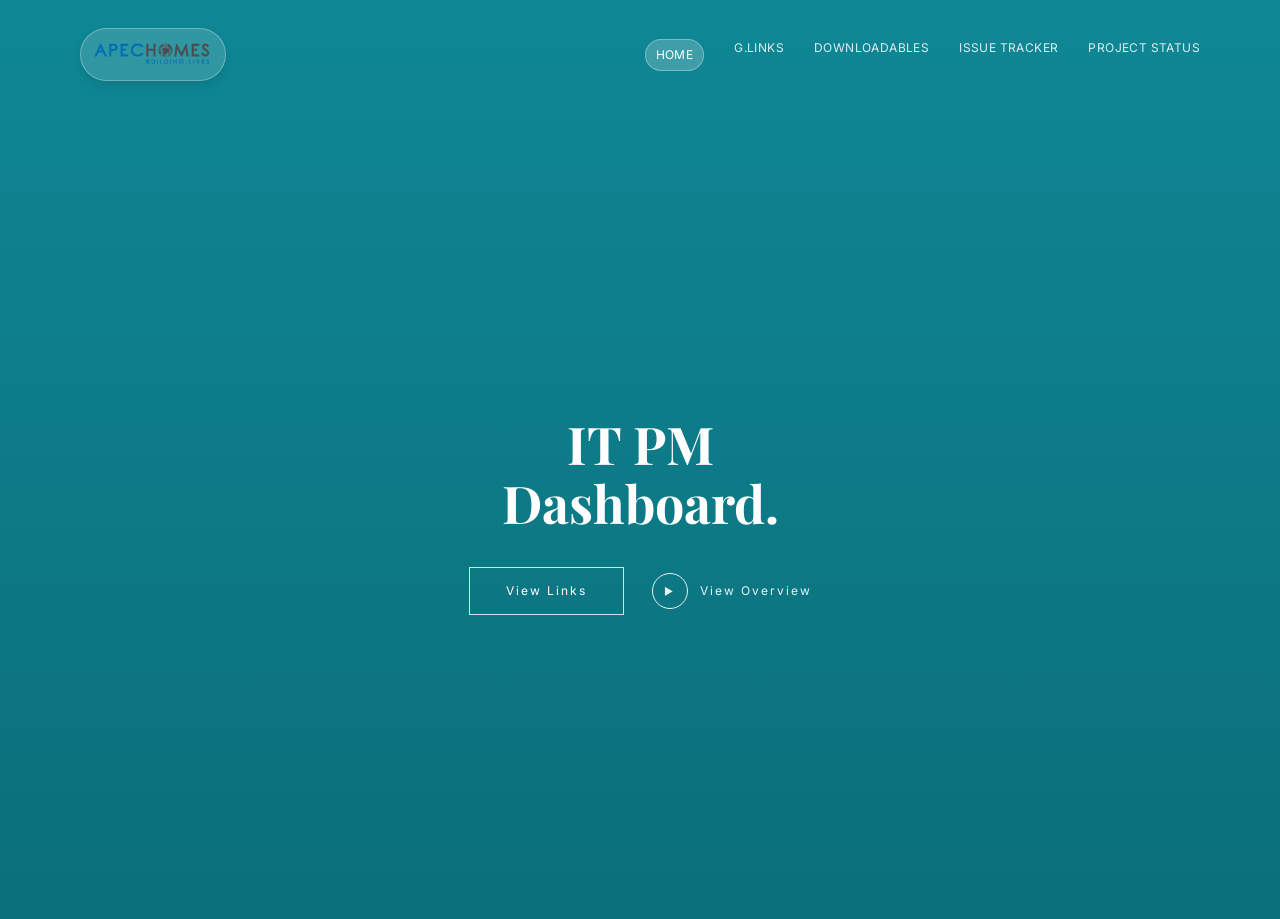
<file: index.html>
<!DOCTYPE html>
<html lang="en">
<head>
  <meta charset="UTF-8" />
  <meta name="viewport" content="width=device-width, initial-scale=1.0" />
  <title>PMG Hub</title>

  <!-- Google Fonts -->
  <link href="https://fonts.googleapis.com/css2?family=Playfair+Display:wght@500;600&family=Inter:wght@300;400;500&display=swap" rel="stylesheet">

  <link rel="stylesheet" href="style.css" />
</head>
<body>

  <!-- Navigation -->
  <header class="navbar">
  <div class="logo">
  <a href="index.html"><img src="logo.PNG" alt="APEC Homes" class="logo-img">
  </a></div>

    <nav class="nav-links">
      <a class="active" href="index.html">Home</a>
      <a href="glinks.html">G.Links</a>
      <a href="downloadables.html">Downloadables</a>
      <a href="tracker.html">Issue Tracker</a>
      <a href="projstat.html">Project Status</a>
    </nav>
  </header>

  <!-- Hero Section -->
  <section class="hero">
    <div class="hero-content">
      <h1>
        IT PM<br />
        Dashboard.
      </h1>

      <div class="hero-actions">
        <a href="glinks.html" class="btn-primary">View Links</a>

        <a href="projstat.html" class="btn-secondary">
          <span class="play-icon">▶</span>
          View Overview
        </a>
      </div>
    </div>
  </section>

</body>
</html>
</file>
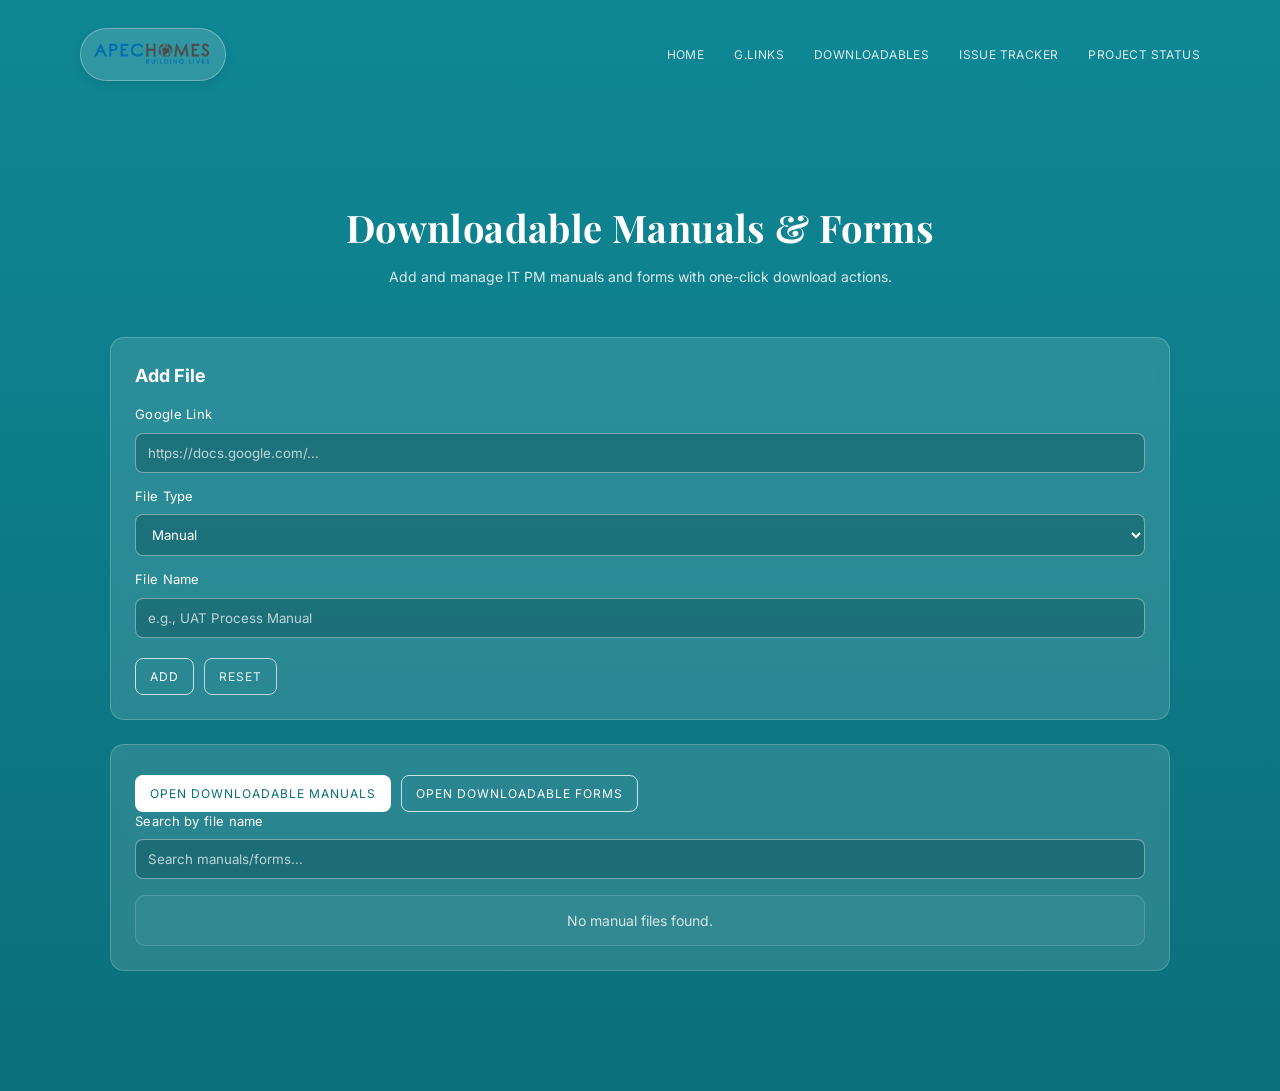
<file: downloadables.html>
<!DOCTYPE html>
<html lang="en">
<head>
  <meta charset="UTF-8" />
  <meta name="viewport" content="width=device-width, initial-scale=1.0" />
  <title>PMG Hub | Downloadables</title>
  <link href="https://fonts.googleapis.com/css2?family=Playfair+Display:wght@500;600&family=Inter:wght@300;400;500&display=swap" rel="stylesheet">
  <link rel="stylesheet" href="style.css" />
</head>
<body>
  <header class="navbar">
    <div class="logo">
      <img src="logo.PNG" alt="APEC Homes" class="logo-img">
    </div>

    <nav class="nav-links">
      <a href="index.html">Home</a>
      <a href="glinks.html">G.Links</a>
      <a href="downloadables.html">Downloadables</a>
      <a href="tracker.html">Issue Tracker</a>
      <a href="projstat.html">Project Status</a>
    </nav>
  </header>

  <section class="page-header">
    <h1>Downloadable Manuals & Forms</h1>
    <p>Add and manage IT PM manuals and forms with one-click download actions.</p>
  </section>

  <main class="container downloadables-wrap">
    <section class="panel">
      <h2>Add File</h2>
      <form id="downloadableForm" class="input-grid">
        <label>
          Google Link
          <input id="fileLink" type="url" placeholder="https://docs.google.com/..." required>
        </label>

        <label>
          File Type
          <select id="fileType" required>
            <option value="Manual">Manual</option>
            <option value="Form">Form</option>
          </select>
        </label>

        <label>
          File Name
          <input id="fileName" type="text" placeholder="e.g., UAT Process Manual" required>
        </label>

        <div class="action-row">
          <button type="submit" class="btn-primary subtle-btn">Add</button>
          <button type="button" id="resetBtn" class="btn-secondary subtle-btn">Reset</button>
        </div>
      </form>
    </section>

    <section class="panel">
      <div class="toggle-row">
        <button id="openManuals" class="subtle-btn active-view">Open Downloadable Manuals</button>
        <button id="openForms" class="subtle-btn">Open Downloadable Forms</button>
      </div>

      <label class="search-wrap">
        Search by file name
        <input id="searchInput" type="text" placeholder="Search manuals/forms...">
      </label>

      <ul id="filesList" class="files-list"></ul>
    </section>
  </main>

  <script>
    const formEl = document.getElementById('downloadableForm');
    const linkEl = document.getElementById('fileLink');
    const typeEl = document.getElementById('fileType');
    const nameEl = document.getElementById('fileName');
    const resetBtn = document.getElementById('resetBtn');
    const filesListEl = document.getElementById('filesList');
    const searchInputEl = document.getElementById('searchInput');
    const openManualsBtn = document.getElementById('openManuals');
    const openFormsBtn = document.getElementById('openForms');

    const STORAGE_KEY = 'pmg-downloadables-v1';
    let activeType = 'Manual';

    function loadFiles() {
      try {
        return JSON.parse(localStorage.getItem(STORAGE_KEY)) || [];
      } catch (error) {
        return [];
      }
    }

    function saveFiles(files) {
      localStorage.setItem(STORAGE_KEY, JSON.stringify(files));
    }

    function normalizeGoogleDownloadLink(rawLink) {
      const url = new URL(rawLink);
      const host = url.hostname.replace('www.', '');
      const pathname = url.pathname;

      if (!host.includes('google.com') && !host.includes('googleusercontent.com')) {
        return rawLink;
      }

      if (host === 'drive.google.com') {
        const match = pathname.match(/\/file\/d\/([^/]+)/);
        const idFromPath = match ? match[1] : '';
        const idFromQuery = url.searchParams.get('id');
        const fileId = idFromPath || idFromQuery;
        if (fileId) return `https://drive.google.com/uc?export=download&id=${fileId}`;
      }

      if (host === 'docs.google.com') {
        const segments = pathname.split('/').filter(Boolean);
        const docType = segments[0];
        const docId = segments[2];
        if (!docId) return rawLink;

        if (docType === 'document') return `https://docs.google.com/document/d/${docId}/export?format=pdf`;
        if (docType === 'spreadsheets') return `https://docs.google.com/spreadsheets/d/${docId}/export?format=xlsx`;
        if (docType === 'presentation') return `https://docs.google.com/presentation/d/${docId}/export/pdf`;
        if (docType === 'forms') return `https://docs.google.com/forms/d/${docId}/viewform`;
      }

      return rawLink;
    }

    function toDownloadFilename(entry) {
      const safeName = entry.name.replace(/[^a-z0-9-_. ]/gi, '').trim() || 'download-file';
      return `${safeName}.pdf`;
    }

    function addEntry(event) {
      event.preventDefault();

      const rawLink = linkEl.value.trim();
      const type = typeEl.value;
      const name = nameEl.value.trim();

      if (!rawLink || !type || !name) return;

      let convertedLink = rawLink;
      try {
        convertedLink = normalizeGoogleDownloadLink(rawLink);
      } catch (error) {
        convertedLink = rawLink;
      }

      const files = loadFiles();
      files.unshift({
        id: crypto.randomUUID(),
        name,
        type,
        rawLink,
        downloadLink: convertedLink,
        deleted: false,
        createdAt: Date.now()
      });

      saveFiles(files);
      formEl.reset();
      typeEl.value = type;
      renderFiles();
    }

    function resetInputs() {
      formEl.reset();
      typeEl.value = 'Manual';
    }

    function switchView(type) {
      activeType = type;
      openManualsBtn.classList.toggle('active-view', type === 'Manual');
      openFormsBtn.classList.toggle('active-view', type === 'Form');
      renderFiles();
    }

    function updateEntryState(id, deleted) {
      const files = loadFiles().map(file => file.id === id ? { ...file, deleted } : file);
      saveFiles(files);
      renderFiles();
    }

    function triggerDownload(entry) {
      const anchor = document.createElement('a');
      anchor.href = entry.downloadLink;
      anchor.download = toDownloadFilename(entry);
      anchor.target = '_blank';
      anchor.rel = 'noopener noreferrer';
      document.body.appendChild(anchor);
      anchor.click();
      anchor.remove();
    }

    function fileListItem(entry) {
      const li = document.createElement('li');
      li.className = `file-row ${entry.deleted ? 'is-deleted' : ''}`;

      const info = document.createElement('div');
      info.className = 'file-info';
      info.innerHTML = `
        <strong>${entry.name}</strong>
        <span>${entry.type} • <a href="${entry.rawLink}" target="_blank" rel="noopener noreferrer">source link</a></span>
      `;

      const controls = document.createElement('div');
      controls.className = 'file-controls';

      const downloadBtn = document.createElement('button');
      downloadBtn.textContent = 'Download';
      downloadBtn.className = 'subtle-btn';
      downloadBtn.disabled = entry.deleted;
      downloadBtn.addEventListener('click', () => triggerDownload(entry));

      const deleteBtn = document.createElement('button');
      deleteBtn.textContent = 'Delete';
      deleteBtn.className = 'subtle-btn danger';
      deleteBtn.disabled = entry.deleted;
      deleteBtn.addEventListener('click', () => updateEntryState(entry.id, true));

      const restoreBtn = document.createElement('button');
      restoreBtn.textContent = 'Restore';
      restoreBtn.className = 'subtle-btn';
      restoreBtn.disabled = !entry.deleted;
      restoreBtn.addEventListener('click', () => updateEntryState(entry.id, false));

      controls.append(downloadBtn, deleteBtn, restoreBtn);
      li.append(info, controls);
      return li;
    }

    function renderFiles() {
      const query = searchInputEl.value.trim().toLowerCase();
      const files = loadFiles()
        .filter(file => file.type === activeType)
        .filter(file => file.name.toLowerCase().includes(query));

      filesListEl.innerHTML = '';

      if (files.length === 0) {
        filesListEl.innerHTML = `<li class="file-row empty">No ${activeType.toLowerCase()} files found.</li>`;
        return;
      }

      files.forEach(file => filesListEl.appendChild(fileListItem(file)));
    }

    formEl.addEventListener('submit', addEntry);
    resetBtn.addEventListener('click', resetInputs);
    searchInputEl.addEventListener('input', renderFiles);
    openManualsBtn.addEventListener('click', () => switchView('Manual'));
    openFormsBtn.addEventListener('click', () => switchView('Form'));

    switchView('Manual');
  </script>
</body>
</html>
</file>
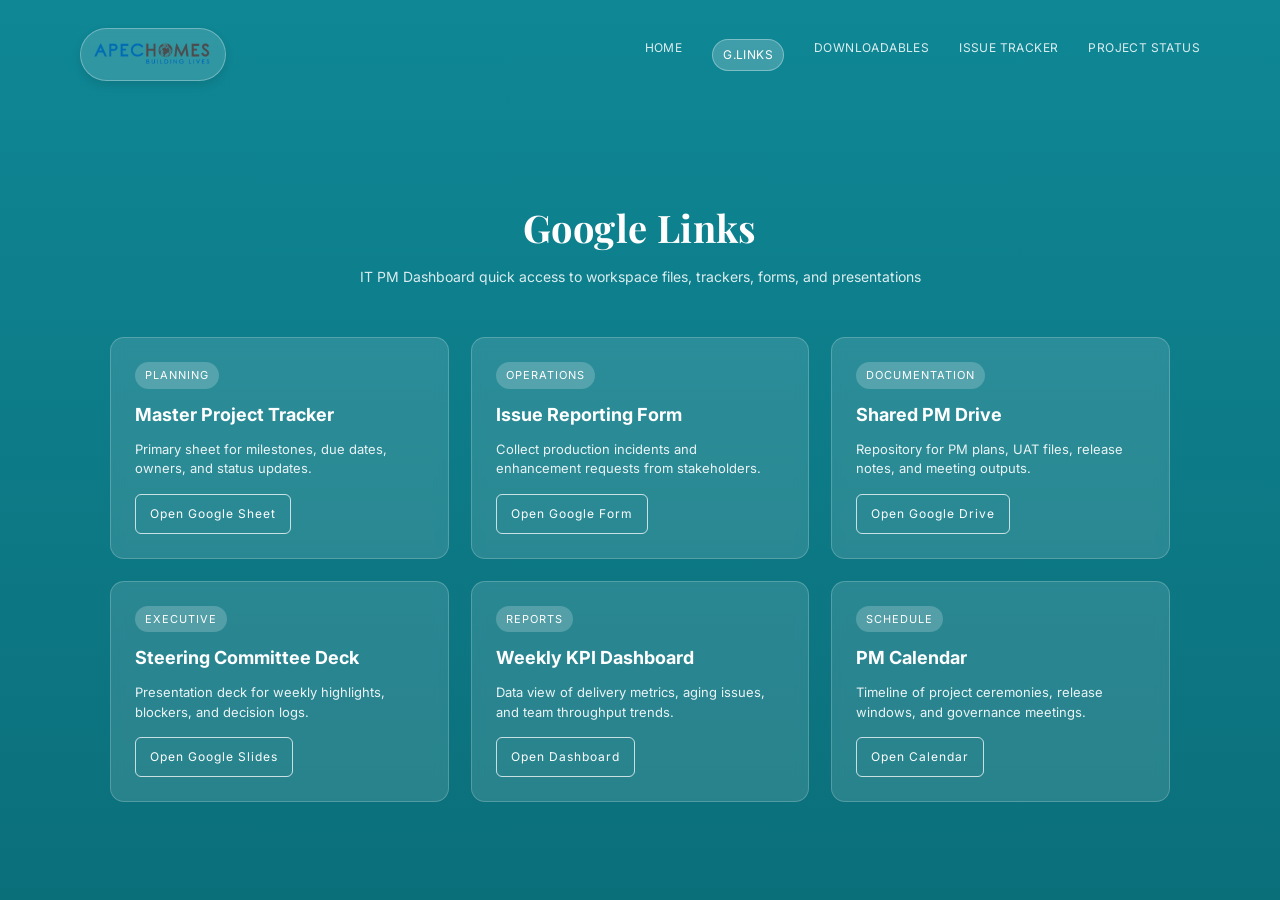
<file: glinks.html>
<!DOCTYPE html>
<html lang="en">
<head>
  <meta charset="UTF-8" />
  <meta name="viewport" content="width=device-width, initial-scale=1.0" />
  <title>PMG Hub | Google Links</title>
  <link href="https://fonts.googleapis.com/css2?family=Playfair+Display:wght@500;600&family=Inter:wght@300;400;500&display=swap" rel="stylesheet">
  <link rel="stylesheet" href="style.css" />
</head>
<body>

  <header class="navbar">
    <div class="logo">
    <a href="index.html">  <img src="logo.PNG" alt="APEC Homes" class="logo-img">
    </a></div>

    <nav class="nav-links">
      <a href="index.html">Home</a>
      <a class="active" href="glinks.html">G.Links</a>
      <a href="downloadables.html">Downloadables</a>
      <a href="tracker.html">Issue Tracker</a>
      <a href="projstat.html">Project Status</a>
    </nav>
  </header>

  <section class="page-header">
    <h1>Google Links</h1>
    <p>IT PM Dashboard quick access to workspace files, trackers, forms, and presentations</p>
  </section>

  <main class="container">
    <div class="links-grid">
      <article class="link-card">
        <span class="link-tag">Planning</span>
        <h3>Master Project Tracker</h3>
        <p>Primary sheet for milestones, due dates, owners, and status updates.</p>
        <a class="link-btn" href="https://drive.google.com/drive/folders/1wvelZL7b0Z2zgJ_oMzxC5bte7NsqzP4v?usp=drive_link" target="_blank" rel="noopener noreferrer">Open Google Sheet</a>
      </article>

      <article class="link-card">
        <span class="link-tag">Operations</span>
        <h3>Issue Reporting Form</h3>
        <p>Collect production incidents and enhancement requests from stakeholders.</p>
        <a class="link-btn" href="https://drive.google.com/drive/folders/1PAOx_buEwgRtfLYbaqueTTVfpVEz-cF8?usp=drive_link" target="_blank" rel="noopener noreferrer">Open Google Form</a>
      </article>

      <article class="link-card">
        <span class="link-tag">Documentation</span>
        <h3>Shared PM Drive</h3>
        <p>Repository for PM plans, UAT files, release notes, and meeting outputs.</p>
        <a class="link-btn" href="https://drive.google.com/drive/folders/1SRskw8nYxeGdhZWwLvThsfDWmPMKrlGg?usp=drive_link" target="_blank" rel="noopener noreferrer">Open Google Drive</a>
      </article>

      <article class="link-card">
        <span class="link-tag">Executive</span>
        <h3>Steering Committee Deck</h3>
        <p>Presentation deck for weekly highlights, blockers, and decision logs.</p>
        <a class="link-btn" href="https://docs.google.com/presentation" target="_blank" rel="noopener noreferrer">Open Google Slides</a>
      </article>

      <article class="link-card">
        <span class="link-tag">Reports</span>
        <h3>Weekly KPI Dashboard</h3>
        <p>Data view of delivery metrics, aging issues, and team throughput trends.</p>
        <a class="link-btn" href="https://lookerstudio.google.com" target="_blank" rel="noopener noreferrer">Open Dashboard</a>
      </article>

      <article class="link-card">
        <span class="link-tag">Schedule</span>
        <h3>PM Calendar</h3>
        <p>Timeline of project ceremonies, release windows, and governance meetings.</p>
        <a class="link-btn" href="https://drive.google.com/drive/folders/1n3DBHn0hU_T-Bk9Ks0IaKz04ZT2itSZV?usp=drive_link" target="_blank" rel="noopener noreferrer">Open Calendar</a>
      </article>
    </div>
  </main>

</body>
</html>
</file>
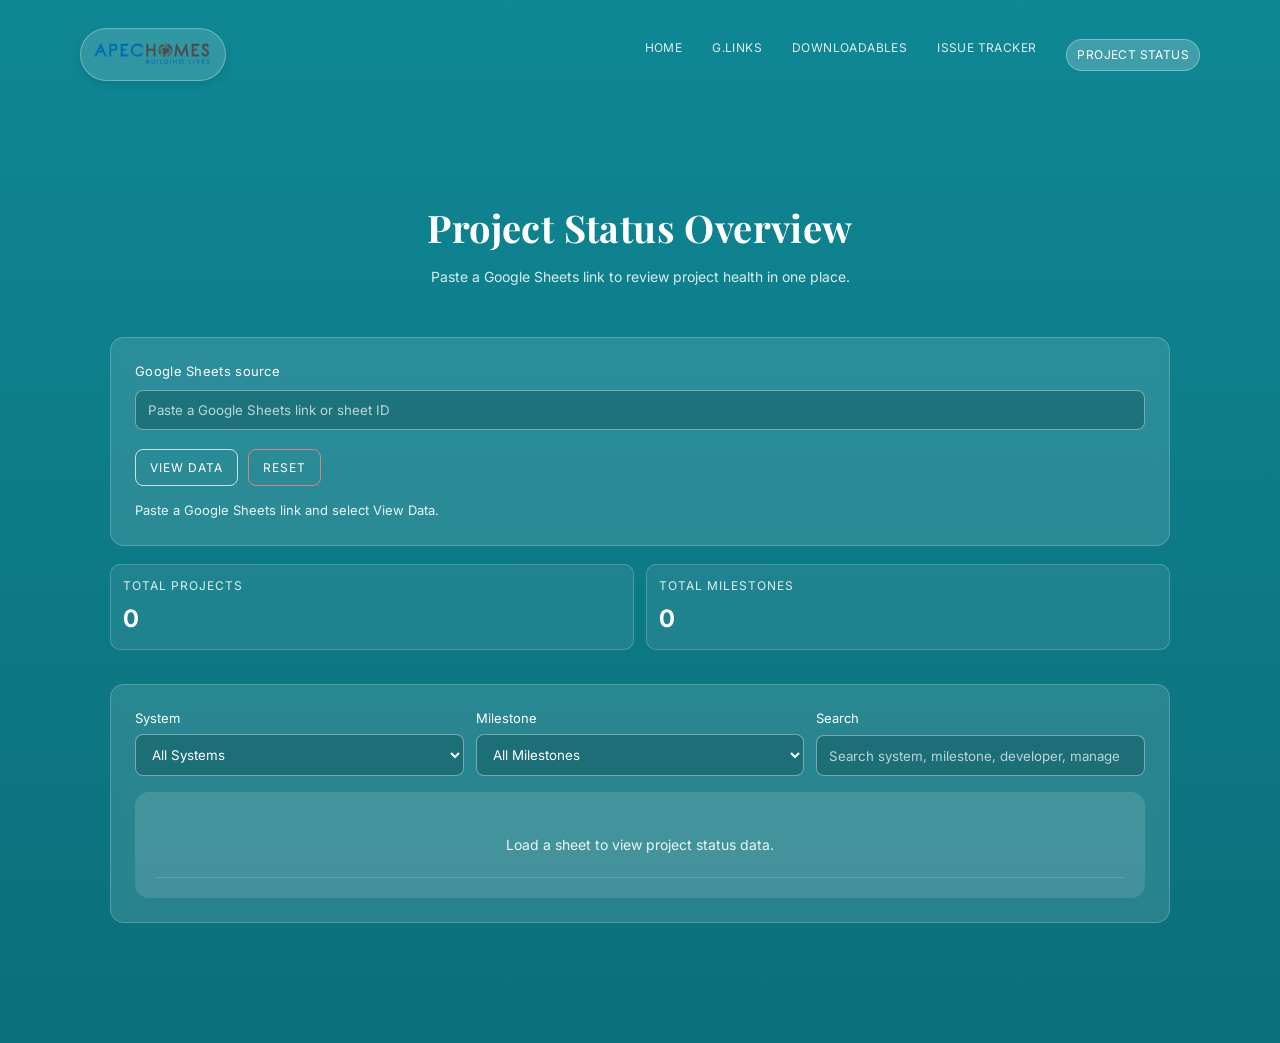
<file: projstat.html>
<!DOCTYPE html>
<html lang="en">
<head>
  <meta charset="UTF-8" />
  <meta name="viewport" content="width=device-width, initial-scale=1.0" />
  <title>PMG | Project Status Overview</title>

  <link href="https://fonts.googleapis.com/css2?family=Playfair+Display:wght@500;600&family=Inter:wght@300;400;500&display=swap" rel="stylesheet">
  <link rel="stylesheet" href="style.css" />
</head>
<body>
<header class="navbar">
  
  <div class="logo">
  <a href="index.html"><img src="logo.PNG" alt="APEC Hoomes" class="logo-img">
  </div>

  <nav class="nav-links">
    <a href="index.html">Home</a>
    <a href="glinks.html">G.Links</a>
    <a href="downloadables.html">Downloadables</a>
    <a href="tracker.html">Issue Tracker</a>
    <a class="active" href="projstat.html">Project Status</a>
  </nav>
</header>

<section class="page-header">
  <h1>Project Status Overview</h1>
  <p>Paste a Google Sheets link to review project health in one place.</p>
</section>

<main class="container status-page">
  <section class="panel">
    <form id="sheet-source-form" class="input-grid" novalidate>
      <label for="sheet-source-input">Google Sheets source
        <input
          id="sheet-source-input"
          type="text"
          placeholder="Paste a Google Sheets link or sheet ID"
          autocomplete="off"
          required
        >
      </label>
      <div class="action-row">
        <button type="submit" id="use-file-button" class="subtle-btn">View Data</button>
        <button type="button" id="sheet-source-reset" class="subtle-btn danger">Reset</button>
      </div>
      <p id="sheet-source-feedback" class="source-feedback" aria-live="polite"></p>
    </form>
  </section>

  <section class="status-summary" aria-label="Project summary cards">
    <article class="status-box">
      <span>Total Projects</span>
      <strong id="kpi-total-projects">0</strong>
    </article>
    <article class="status-box">
      <span>Total Milestones</span>
      <strong id="kpi-total-milestones">0</strong>
    </article>
  </section>

  <section class="panel">
    <div class="status-filters">
      <label for="system-filter">System
        <select id="system-filter">
          <option value="">All Systems</option>
        </select>
      </label>
      <label for="milestone-filter">Milestone
        <select id="milestone-filter">
          <option value="">All Milestones</option>
        </select>
      </label>
      <label for="sheet-search">Search
        <input id="sheet-search" type="search" placeholder="Search system, milestone, developer, manager">
      </label>
    </div>

    <div class="table-wrap sheet-table-wrap" role="region" aria-label="Project status table" tabindex="0">
      <table>
        <thead id="status-table-head"></thead>
        <tbody id="status-table-body">
          <tr>
            <td class="empty-row" colspan="1">Load a sheet to view project status data.</td>
          </tr>
        </tbody>
      </table>
    </div>
  </section>
</main>

<script>
  const SOURCE_STORAGE_KEY = 'pmg-project-status-source';
  const DEFAULT_FEEDBACK = 'Paste a Google Sheets link and select View Data.';

  const state = {
    headers: [],
    rows: [],
    visibleRows: [],
    columns: {
      system: -1,
      milestone: -1,
      developer: -1,
      manager: -1
    }
  };

  const formEl = document.getElementById('sheet-source-form');
  const sourceInputEl = document.getElementById('sheet-source-input');
  const sourceResetEl = document.getElementById('sheet-source-reset');
  const sourceFeedbackEl = document.getElementById('sheet-source-feedback');
  const tableHeadEl = document.getElementById('status-table-head');
  const tableBodyEl = document.getElementById('status-table-body');
  const kpiTotalProjectsEl = document.getElementById('kpi-total-projects');
  const kpiTotalMilestonesEl = document.getElementById('kpi-total-milestones');
  const systemFilterEl = document.getElementById('system-filter');
  const milestoneFilterEl = document.getElementById('milestone-filter');
  const searchInputEl = document.getElementById('sheet-search');

  const aliases = {
    system: ['system', 'project name', 'system project name'],
    milestone: ['milestone', 'next milestone'],
    developer: ['assigned developer', 'developer'],
    manager: ['assigned project manager', 'project manager']
  };

  function normalizeHeader(value) {
    return String(value || '')
      .toLowerCase()
      .replace(/\([^)]*\)/g, ' ')
      .replace(/[^a-z0-9]+/g, ' ')
      .trim();
  }

  function extractSheetMeta(input) {
    const rawInput = String(input || '').trim();
    if (!rawInput) {
      throw new Error('Please enter a Google Sheets URL or a sheet ID.');
    }

    let sheetId = '';
    let gid = '';
    let sheet = '';

    if (/^[a-zA-Z0-9-_]{25,}$/.test(rawInput)) {
      return { sheetId: rawInput, gid: '', sheet: '' };
    }

    let parsedUrl;
    try {
      parsedUrl = new URL(rawInput);
    } catch {
      parsedUrl = new URL(`https://${rawInput}`);
    }

    const path = parsedUrl.pathname;
    const directMatch = path.match(/\/spreadsheets\/d\/([a-zA-Z0-9-_]+)/);
    const driveMatch = path.match(/\/file\/d\/([a-zA-Z0-9-_]+)/);

    sheetId = (directMatch && directMatch[1])
      || (driveMatch && driveMatch[1])
      || parsedUrl.searchParams.get('id')
      || parsedUrl.searchParams.get('key')
      || '';

    if (!sheetId || !/^[a-zA-Z0-9-_]{25,}$/.test(sheetId)) {
      throw new Error('Could not find a valid Google Sheets ID in that input.');
    }

    gid = parsedUrl.searchParams.get('gid') || '';
    sheet = parsedUrl.searchParams.get('sheet') || '';

    const hash = parsedUrl.hash ? parsedUrl.hash.replace(/^#/, '') : '';
    const hashParams = new URLSearchParams(hash);

    if (!gid) gid = hashParams.get('gid') || '';
    if (!sheet) sheet = hashParams.get('sheet') || '';

    return { sheetId, gid, sheet };
  }

  function buildSheetUrl(basePath, meta, extra = '') {
    const params = new URLSearchParams();
    if (meta.gid) params.set('gid', meta.gid);
    if (meta.sheet) params.set('sheet', meta.sheet);

    const suffix = params.toString();
    return `https://docs.google.com/spreadsheets/d/${meta.sheetId}${basePath}?${suffix}${suffix && extra ? '&' : ''}${extra}`;
  }

  function parseGvizPayload(rawText) {
    const start = rawText.indexOf('{');
    const end = rawText.lastIndexOf('}');
    if (start === -1 || end === -1) {
      throw new Error('GViz response was not valid JSON text.');
    }

    const payload = JSON.parse(rawText.slice(start, end + 1));
    if (!payload.table || !Array.isArray(payload.table.cols) || !Array.isArray(payload.table.rows)) {
      throw new Error('GViz payload is missing table data.');
    }

    const headers = payload.table.cols.map((col, index) => col.label || col.id || `Column ${index + 1}`);
    const rows = payload.table.rows.map(row => {
      const cells = row.c || [];
      return headers.map((_, colIndex) => {
        const cell = cells[colIndex];
        if (!cell) return '';
        if (cell.f !== null && cell.f !== undefined) return String(cell.f);
        if (cell.v === null || cell.v === undefined) return '';
        return String(cell.v);
      });
    });

    return { headers, rows };
  }

  function gvizJsonpFetch(meta) {
    const callbackName = `pmgGvizJsonp_${Date.now()}_${Math.random().toString(36).slice(2)}`;
    const endpoint = buildSheetUrl('/gviz/tq', meta, `tqx=responseHandler:${callbackName}`);

    return new Promise((resolve, reject) => {
      const script = document.createElement('script');
      let settled = false;
      const timeout = window.setTimeout(() => {
        cleanup();
        reject(new Error('GViz JSONP request timed out.'));
      }, 8000);

      function cleanup() {
        if (settled) return;
        settled = true;
        window.clearTimeout(timeout);
        delete window[callbackName];
        script.remove();
      }

      window[callbackName] = payload => {
        try {
          if (!payload || !payload.table) {
            throw new Error('GViz JSONP payload did not include table data.');
          }

          const headers = payload.table.cols.map((col, index) => col.label || col.id || `Column ${index + 1}`);
          const rows = payload.table.rows.map(row => {
            const cells = row.c || [];
            return headers.map((_, colIndex) => {
              const cell = cells[colIndex];
              if (!cell) return '';
              if (cell.f !== null && cell.f !== undefined) return String(cell.f);
              if (cell.v === null || cell.v === undefined) return '';
              return String(cell.v);
            });
          });

          cleanup();
          resolve({ headers, rows });
        } catch (error) {
          cleanup();
          reject(error);
        }
      };

      script.src = endpoint;
      script.onerror = () => {
        cleanup();
        reject(new Error('GViz JSONP script could not be loaded.'));
      };
      document.head.appendChild(script);
    });
  }

  function parseCsv(csvText) {
    const rows = [];
    let current = '';
    let row = [];
    let inQuotes = false;

    for (let i = 0; i < csvText.length; i += 1) {
      const char = csvText[i];
      const next = csvText[i + 1];

      if (char === '"') {
        if (inQuotes && next === '"') {
          current += '"';
          i += 1;
        } else {
          inQuotes = !inQuotes;
        }
        continue;
      }

      if (char === ',' && !inQuotes) {
        row.push(current);
        current = '';
        continue;
      }

      if ((char === '\n' || char === '\r') && !inQuotes) {
        if (char === '\r' && next === '\n') i += 1;
        row.push(current);
        rows.push(row);
        row = [];
        current = '';
        continue;
      }

      current += char;
    }

    if (current.length > 0 || row.length > 0) {
      row.push(current);
      rows.push(row);
    }

    const sanitized = rows.filter(r => r.some(cell => String(cell || '').trim() !== ''));
    if (!sanitized.length) throw new Error('CSV export returned no rows.');

    const headers = sanitized[0].map((header, index) => String(header || '').trim() || `Column ${index + 1}`);
    const dataRows = sanitized.slice(1).map(r => headers.map((_, idx) => String(r[idx] ?? '')));
    return { headers, rows: dataRows };
  }

  async function loadData(meta) {
    const attempts = [];

    try {
      const gvizUrl = buildSheetUrl('/gviz/tq', meta, 'tqx=out:json');
      const response = await fetch(gvizUrl);
      if (!response.ok) throw new Error(`HTTP ${response.status}`);
      const text = await response.text();
      const data = parseGvizPayload(text);
      return { ...data, strategy: 'GViz JSON' };
    } catch (error) {
      attempts.push(`GViz JSON (${error.message})`);
    }

    try {
      const data = await gvizJsonpFetch(meta);
      return { ...data, strategy: 'GViz JSONP' };
    } catch (error) {
      attempts.push(`GViz JSONP (${error.message})`);
    }

    try {
      const csvUrl = buildSheetUrl('/export', meta, 'format=csv');
      const response = await fetch(csvUrl);
      if (!response.ok) throw new Error(`HTTP ${response.status}`);
      const text = await response.text();
      const data = parseCsv(text);
      return { ...data, strategy: 'CSV Export' };
    } catch (error) {
      attempts.push(`CSV Export (${error.message})`);
    }

    try {
      const sheetName = meta.sheet || 'Sheet1';
      const openSheetUrl = `https://opensheet.elk.sh/${meta.sheetId}/${encodeURIComponent(sheetName)}`;
      const response = await fetch(openSheetUrl);
      if (!response.ok) throw new Error(`HTTP ${response.status}`);
      const json = await response.json();
      if (!Array.isArray(json) || !json.length) throw new Error('OpenSheet returned no rows.');

      const headers = Object.keys(json[0]);
      const rows = json.map(entry => headers.map(header => String(entry[header] ?? '')));
      return { headers, rows, strategy: 'OpenSheet API' };
    } catch (error) {
      attempts.push(`OpenSheet API (${error.message})`);
    }

    throw new Error(`Unable to load this sheet. Confirm it is shared for link access and try again. Attempts: ${attempts.join(' -> ')}`);
  }

  function findColumn(headers, type) {
    const normalizedHeaders = headers.map(normalizeHeader);
    const normalizedAliases = aliases[type].map(normalizeHeader);

    return normalizedHeaders.findIndex(header => normalizedAliases.includes(header));
  }

  function setFeedback(message, isError = false) {
    sourceFeedbackEl.textContent = message;
    sourceFeedbackEl.classList.toggle('is-error', isError);
  }

  function renderTable(headers, rows) {
    tableHeadEl.innerHTML = '';
    tableBodyEl.innerHTML = '';

    const headRow = document.createElement('tr');
    headers.forEach(header => {
      const th = document.createElement('th');
      th.textContent = header;
      headRow.appendChild(th);
    });
    tableHeadEl.appendChild(headRow);

    if (!rows.length) {
      const emptyRow = document.createElement('tr');
      const emptyCell = document.createElement('td');
      emptyCell.className = 'empty-row';
      emptyCell.colSpan = Math.max(headers.length, 1);
      emptyCell.textContent = 'No results found';
      emptyRow.appendChild(emptyCell);
      tableBodyEl.appendChild(emptyRow);
      return;
    }

    rows.forEach(row => {
      const tr = document.createElement('tr');
      row.forEach(cell => {
        const td = document.createElement('td');
        td.textContent = cell;
        tr.appendChild(td);
      });
      tableBodyEl.appendChild(tr);
    });
  }

  function updateKpis(rows) {
    const fallbackIndex = state.columns.system !== -1 ? state.columns.system : 0;
    const uniqueProjects = new Set(
      rows
        .map(row => String(row[fallbackIndex] ?? '').trim())
        .filter(Boolean)
    );

    const totalProjects = uniqueProjects.size || (rows.length ? 1 : 0);
    kpiTotalProjectsEl.textContent = String(totalProjects);
    kpiTotalMilestonesEl.textContent = String(rows.length);
  }

  function fillSelectOptions(selectEl, values, defaultLabel) {
    const previousValue = selectEl.value;
    selectEl.innerHTML = `<option value="">${defaultLabel}</option>`;

    values.forEach(value => {
      const option = document.createElement('option');
      option.value = value;
      option.textContent = value;
      selectEl.appendChild(option);
    });

    if (previousValue && values.includes(previousValue)) {
      selectEl.value = previousValue;
    }
  }

  function refreshFilters() {
    const systemIndex = state.columns.system !== -1 ? state.columns.system : 0;
    const milestoneIndex = state.columns.milestone;

    const systemValues = [...new Set(state.rows.map(row => String(row[systemIndex] ?? '').trim()).filter(Boolean))].sort((a, b) => a.localeCompare(b));
    const milestoneValues = milestoneIndex === -1
      ? []
      : [...new Set(state.rows.map(row => String(row[milestoneIndex] ?? '').trim()).filter(Boolean))].sort((a, b) => a.localeCompare(b));

    fillSelectOptions(systemFilterEl, systemValues, 'All Systems');
    fillSelectOptions(milestoneFilterEl, milestoneValues, 'All Milestones');
    milestoneFilterEl.disabled = milestoneIndex === -1;
  }

  function applyFilters() {
    if (!state.headers.length) {
      updateKpis([]);
      renderTable([], []);
      return;
    }

    const selectedSystem = systemFilterEl.value.trim().toLowerCase();
    const selectedMilestone = milestoneFilterEl.value.trim().toLowerCase();
    const searchTerm = searchInputEl.value.trim().toLowerCase();

    const systemIndex = state.columns.system !== -1 ? state.columns.system : 0;
    const milestoneIndex = state.columns.milestone;
    const searchIndices = [
      systemIndex,
      milestoneIndex,
      state.columns.developer,
      state.columns.manager
    ].filter(index => index !== -1);

    state.visibleRows = state.rows.filter(row => {
      const systemValue = String(row[systemIndex] ?? '').toLowerCase();
      const milestoneValue = milestoneIndex === -1 ? '' : String(row[milestoneIndex] ?? '').toLowerCase();

      const matchesSystem = !selectedSystem || systemValue === selectedSystem;
      const matchesMilestone = !selectedMilestone || milestoneValue === selectedMilestone;

      const matchesSearch = !searchTerm || searchIndices.some(index => String(row[index] ?? '').toLowerCase().includes(searchTerm));

      return matchesSystem && matchesMilestone && matchesSearch;
    });

    updateKpis(state.visibleRows);
    renderTable(state.headers, state.visibleRows);
  }

  function clearDataState() {
    state.headers = [];
    state.rows = [];
    state.visibleRows = [];
    state.columns = {
      system: -1,
      milestone: -1,
      developer: -1,
      manager: -1
    };

    tableHeadEl.innerHTML = '';
    tableBodyEl.innerHTML = '<tr><td class="empty-row" colspan="1">Load a sheet to view project status data.</td></tr>';

    systemFilterEl.innerHTML = '<option value="">All Systems</option>';
    milestoneFilterEl.innerHTML = '<option value="">All Milestones</option>';
    milestoneFilterEl.disabled = false;
    searchInputEl.value = '';

    kpiTotalProjectsEl.textContent = '0';
    kpiTotalMilestonesEl.textContent = '0';
  }

  async function handleLoadData(inputValue) {
    try {
      setFeedback('Loading data...');
      const meta = extractSheetMeta(inputValue);
      const data = await loadData(meta);

      state.headers = data.headers;
      state.rows = data.rows;
      state.columns.system = findColumn(data.headers, 'system');
      state.columns.milestone = findColumn(data.headers, 'milestone');
      state.columns.developer = findColumn(data.headers, 'developer');
      state.columns.manager = findColumn(data.headers, 'manager');

      refreshFilters();
      applyFilters();

      localStorage.setItem(SOURCE_STORAGE_KEY, inputValue.trim());
      setFeedback(`Loaded ${data.rows.length} rows using ${data.strategy}.`);
    } catch (error) {
      clearDataState();
      setFeedback(error.message, true);
    }
  }

  formEl.addEventListener('submit', event => {
    event.preventDefault();
    handleLoadData(sourceInputEl.value);
  });

  sourceResetEl.addEventListener('click', () => {
    sourceInputEl.value = '';
    localStorage.removeItem(SOURCE_STORAGE_KEY);
    clearDataState();
    setFeedback(DEFAULT_FEEDBACK);
  });

  systemFilterEl.addEventListener('change', applyFilters);
  milestoneFilterEl.addEventListener('change', applyFilters);
  searchInputEl.addEventListener('input', applyFilters);

  window.addEventListener('DOMContentLoaded', () => {
    setFeedback(DEFAULT_FEEDBACK);
    const saved = localStorage.getItem(SOURCE_STORAGE_KEY);
    if (saved) {
      sourceInputEl.value = saved;
      handleLoadData(saved);
    }
  });
</script>
</body>
</html>
</file>
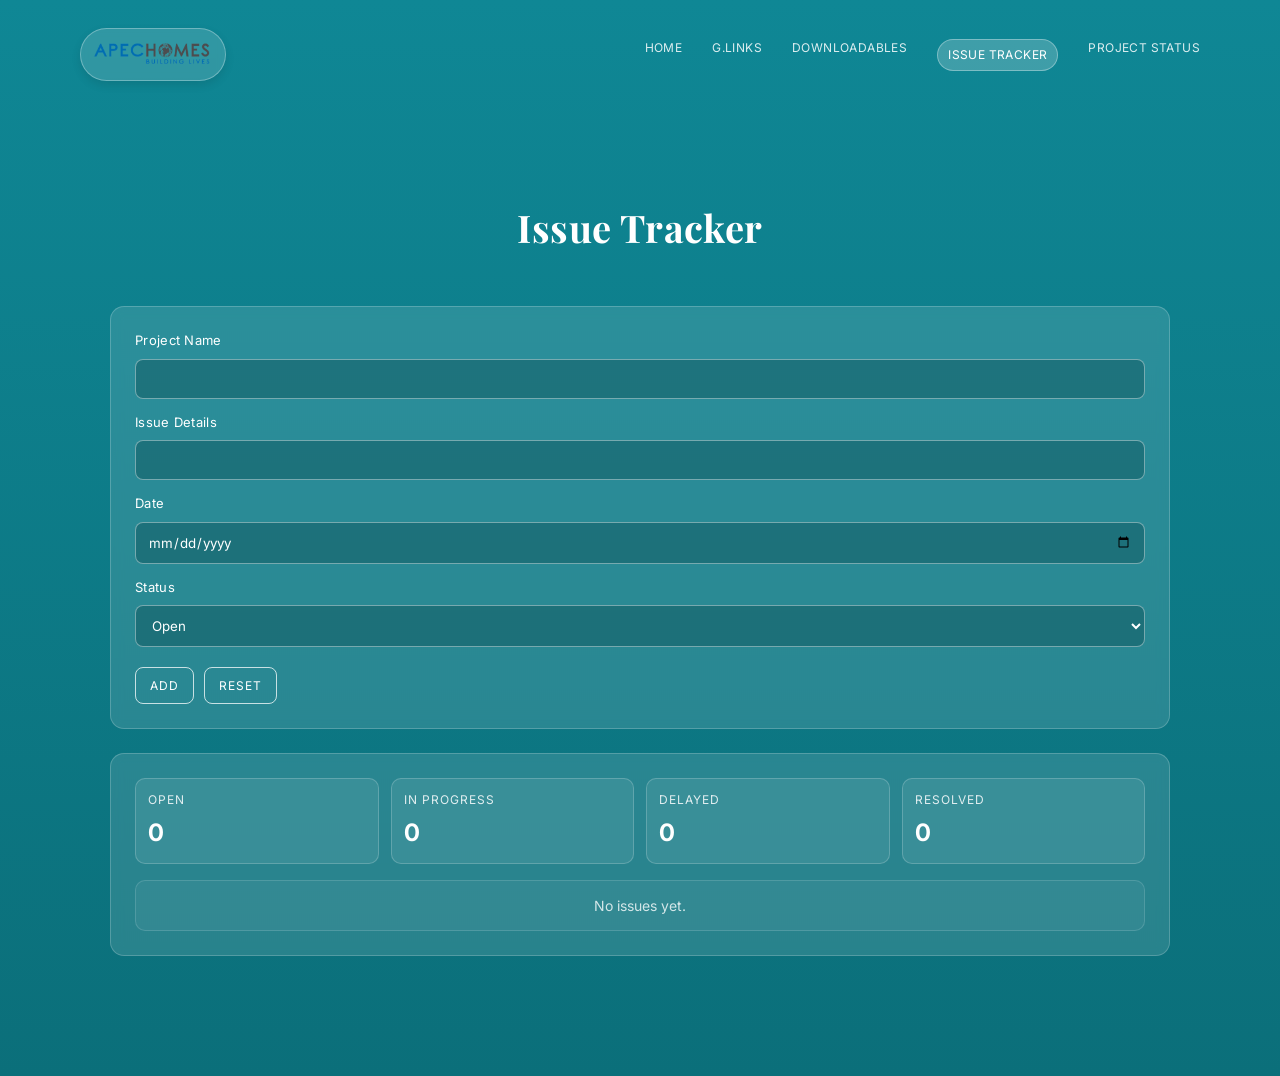
<file: tracker.html>
<!DOCTYPE html>
<html lang="en">
<head>
  <meta charset="UTF-8" />
  <meta name="viewport" content="width=device-width, initial-scale=1.0" />
  <title>PMG Hub | Issue Tracker</title>
  <link href="https://fonts.googleapis.com/css2?family=Playfair+Display:wght@500;600&family=Inter:wght@300;400;500&display=swap" rel="stylesheet">
  <link rel="stylesheet" href="style.css" />
</head>
<body>
<header class="navbar">
  <div class="logo">
    <a href="index.html"><img src="logo.PNG" alt="APEC Homes" class="logo-img">
  </a></div>

  <nav class="nav-links">
    <a href="index.html">Home</a>
    <a href="glinks.html">G.Links</a>
    <a href="downloadables.html">Downloadables</a>
    <a class="active" href="tracker.html">Issue Tracker</a>
    <a href="projstat.html">Project Status</a>
  </nav>
</header>

<section class="page-header">
  <h1>Issue Tracker</h1>
</section>

<main class="container downloadables-wrap">
  <section class="panel">
    <form id="issueForm" class="input-grid">
      <label>Project Name
        <input id="projectName" type="text" required>
      </label>
      <label>Issue Details
        <input id="issueDetails" type="text" required>
      </label>
      <label>Date
        <input id="issueDate" type="date" required>
      </label>
      <label>Status
        <select id="issueStatus" required>
          <option>Open</option>
          <option>In Progress</option>
          <option>Delayed</option>
          <option>Resolved</option>
        </select>
      </label>
      <div class="action-row">
        <button type="submit" class="subtle-btn">Add</button>
        <button type="button" id="resetIssueForm" class="subtle-btn">Reset</button>
      </div>
    </form>
  </section>

  <section class="panel">
    <div class="status-summary" id="statusSummary"></div>
    <ul class="files-list" id="issueList"></ul>
  </section>
</main>

<script>
  const issueForm = document.getElementById('issueForm');
  const resetIssueForm = document.getElementById('resetIssueForm');
  const issueListEl = document.getElementById('issueList');
  const statusSummaryEl = document.getElementById('statusSummary');
  const STORAGE_KEY = 'pmg-issues-v1';

  function loadIssues() {
    return JSON.parse(localStorage.getItem(STORAGE_KEY) || '[]');
  }

  function saveIssues(issues) {
    localStorage.setItem(STORAGE_KEY, JSON.stringify(issues));
  }

  function addIssue(event) {
    event.preventDefault();
    const issues = loadIssues();
    issues.unshift({
      id: crypto.randomUUID(),
      project: document.getElementById('projectName').value.trim(),
      details: document.getElementById('issueDetails').value.trim(),
      date: document.getElementById('issueDate').value,
      status: document.getElementById('issueStatus').value,
      deleted: false
    });
    saveIssues(issues);
    issueForm.reset();
    render();
  }

  function setDeleted(id, deleted) {
    const issues = loadIssues().map(issue => issue.id === id ? { ...issue, deleted } : issue);
    saveIssues(issues);
    render();
  }

  function renderStatusSummary(issues) {
    const activeIssues = issues.filter(issue => !issue.deleted);
    const counts = {
      Open: 0,
      'In Progress': 0,
      Delayed: 0,
      Resolved: 0
    };

    activeIssues.forEach(issue => {
      if (counts[issue.status] !== undefined) counts[issue.status] += 1;
    });

    statusSummaryEl.innerHTML = Object.entries(counts)
      .map(([label, count]) => `
        <div class="status-box">
          <span>${label}</span>
          <strong>${count}</strong>
        </div>
      `)
      .join('');
  }

  function issueItem(issue) {
    const li = document.createElement('li');
    li.className = `file-row ${issue.deleted ? 'is-deleted' : ''}`;

    const info = document.createElement('div');
    info.className = 'file-info';
    info.innerHTML = `
      <strong>${issue.project}</strong>
      <span>${issue.details}</span>
      <span>${issue.date} • ${issue.status}</span>
    `;

    const controls = document.createElement('div');
    controls.className = 'file-controls';

    const deleteBtn = document.createElement('button');
    deleteBtn.className = 'subtle-btn danger';
    deleteBtn.textContent = 'Delete';
    deleteBtn.disabled = issue.deleted;
    deleteBtn.addEventListener('click', () => setDeleted(issue.id, true));

    const restoreBtn = document.createElement('button');
    restoreBtn.className = 'subtle-btn';
    restoreBtn.textContent = 'Restore';
    restoreBtn.disabled = !issue.deleted;
    restoreBtn.addEventListener('click', () => setDeleted(issue.id, false));

    controls.append(deleteBtn, restoreBtn);
    li.append(info, controls);
    return li;
  }

  function render() {
    const issues = loadIssues();
    renderStatusSummary(issues);

    issueListEl.innerHTML = '';
    if (issues.length === 0) {
      issueListEl.innerHTML = '<li class="file-row empty">No issues yet.</li>';
      return;
    }

    issues.forEach(issue => issueListEl.appendChild(issueItem(issue)));
  }

  issueForm.addEventListener('submit', addIssue);
  resetIssueForm.addEventListener('click', () => issueForm.reset());
  render();
</script>
</body>
</html>
</file>
<file: style.css>
* {
  margin: 0;
  padding: 0;
  box-sizing: border-box;
}

body {
  font-family: 'Inter', sans-serif;
  font-size: 15px;
  min-height: 100vh;
  color: #ffffff;
  background: linear-gradient(180deg, #0f8795 0%, #0b6f7a 100%);
  line-height: 1.5;
}

/* LINKS */
a {
  text-decoration: none;
  color: inherit;
}

/* NAVBAR */
.navbar {
  display: flex;
  justify-content: space-between;
  align-items: center;
  padding: 28px 80px;
}

.logo {
  padding: 6px 12px;
  border-radius: 999px;
  background: rgba(255, 255, 255, 0.14);
  border: 1px solid rgba(255, 255, 255, 0.3);
  backdrop-filter: blur(4px);
  box-shadow: 0 4px 10px rgba(0, 0, 0, 0.1);
}

.nav-links {
  display: flex;
  gap: 30px;
  font-size: 12px;
  letter-spacing: 0.4px;
  text-transform: uppercase;
}

.nav-links a {
  opacity: 0.85;
}

.nav-links a:hover {
  opacity: 1;
  text-decoration: underline;
}

.nav-links a.active,
.nav-links a:active {
  opacity: 1;
  background: rgba(255, 255, 255, 0.2);
  border: 1px solid rgba(255, 255, 255, 0.32);
  border-radius: 999px;
  padding: 6px 10px;
  text-decoration: none;
}

/* PAGE HEADER */
.page-header {
  text-align: center;
  margin: 90px auto 30px;
}

.page-header h1 {
  font-family: 'Playfair Display', serif;
  font-size: 38px;
  margin-bottom: 10px;
  letter-spacing: 0.4px;
}

.page-header p {
  font-size: 14px;
  opacity: 0.85;
}

/* MAIN CONTAINER */
.container {
  max-width: 1100px;
  margin: 0 auto 100px;
  padding: 20px;
}

/* GRID LAYOUT */
.grid {
  display: grid;
  grid-template-columns: repeat(auto-fit, minmax(260px, 1fr));
  gap: 24px;
}

/* CARD */
.card {
  background: rgba(255, 255, 255, 0.12);
  backdrop-filter: blur(6px);
  border-radius: 14px;
  padding: 28px;
  transition: transform 0.3s ease, background 0.3s ease;
  cursor: pointer;
}

.card:hover {
  transform: translateY(-6px);
  background: rgba(255, 255, 255, 0.18);
}

.card h3 {
  font-size: 17px;
  margin-bottom: 8px;
}

.card,
.table-wrap,
.panel,
.file-row {
  font-size: 14px;
}

.card p {
  font-size: 13px;
  opacity: 0.85;
}

/* TABLE (ISSUE TRACKER) */
.table-wrap {
  background: rgba(255,255,255,0.12);
  border-radius: 14px;
  padding: 20px;
}

table {
  width: 100%;
  border-collapse: collapse;
}

th, td {
  padding: 16px;
  text-align: left;
}

th {
  font-weight: 600;
  opacity: 0.9;
}

tr:not(:last-child) td {
  border-bottom: 1px solid rgba(255,255,255,0.15);
}
/* HERO SECTION */
.hero {
  min-height: calc(100vh - 90px);
  display: flex;
  align-items: center;
  justify-content: center;
  text-align: center;
}

.hero-content h1 {
  font-family: 'Playfair Display', serif;
  font-size: 52px;
  line-height: 1.15;
  margin-bottom: 34px;
}

/* HERO ACTIONS */
.hero-actions {
  display: flex;
  justify-content: center;
  align-items: center;
  gap: 28px;
}

/* PRIMARY BUTTON */
.btn-primary {
  padding: 14px 36px;
  border: 1px solid rgba(255,255,255,0.8);
  font-size: 12px;
  letter-spacing: 2px;
  transition: all 0.3s ease;
}

.btn-primary:hover {
  background: #ffffff;
  color: #0b6f7a;
}

/* SECONDARY BUTTON */
.btn-secondary {
  display: flex;
  align-items: center;
  gap: 12px;
  font-size: 12px;
  letter-spacing: 2px;
  opacity: 0.9;
}

.btn-secondary:hover {
  opacity: 1;
}

/* PLAY ICON */
.play-icon {
  width: 36px;
  height: 36px;
  border: 1px solid #ffffff;
  border-radius: 50%;
  display: flex;
  align-items: center;
  justify-content: center;
  font-size: 10px;
}
/* PROJECT STATUS BADGES */
.status {
  display: inline-block;
  padding: 6px 14px;
  border-radius: 20px;
  font-size: 12px;
  font-weight: 500;
  margin-left: 6px;
}

.status.good {
  background-color: rgba(76, 175, 80, 0.35);
  color: #eaffef;
}

.status.risk {
  background-color: rgba(255, 193, 7, 0.35);
  color: #fff6d8;
}

.status.delay {
  background-color: rgba(244, 67, 54, 0.35);
  color: #ffe3e3;
}

/* OWNER TEXT */
.owner {
  font-size: 13px;
  opacity: 0.85;
}
.logo-img {
  width: 120px;
  max-width: 100%;
  height: auto;
}

.links-grid {
  display: grid;
  grid-template-columns: repeat(auto-fit, minmax(280px, 1fr));
  gap: 22px;
}

.link-card {
  background: rgba(255, 255, 255, 0.12);
  border: 1px solid rgba(255, 255, 255, 0.2);
  border-radius: 14px;
  padding: 24px;
  backdrop-filter: blur(6px);
  display: flex;
  flex-direction: column;
  gap: 12px;
  transition: transform 0.25s ease, background 0.25s ease;
}

.link-card:hover {
  transform: translateY(-6px);
  background: rgba(255, 255, 255, 0.18);
}

.link-tag {
  width: fit-content;
  font-size: 11px;
  letter-spacing: 1px;
  text-transform: uppercase;
  padding: 5px 10px;
  border-radius: 999px;
  background: rgba(255, 255, 255, 0.2);
}

.link-card h3 {
  font-size: 18px;
}

.link-card p {
  font-size: 13px;
  line-height: 1.5;
  opacity: 0.9;
  min-height: 42px;
}

.link-btn {
  margin-top: auto;
  width: fit-content;
  border: 1px solid rgba(255, 255, 255, 0.75);
  border-radius: 6px;
  padding: 10px 14px;
  font-size: 12px;
  letter-spacing: 1px;
  transition: all 0.2s ease;
}

.link-btn:hover {
  background: #ffffff;
  color: #0b6f7a;
}

.downloadables-wrap {
  display: grid;
  gap: 24px;
}

.panel {
  background: rgba(255, 255, 255, 0.12);
  border: 1px solid rgba(255, 255, 255, 0.2);
  border-radius: 14px;
  padding: 24px;
  backdrop-filter: blur(6px);
}

.panel h2 {
  margin-bottom: 16px;
  font-size: 18px;
}

.input-grid {
  display: grid;
  gap: 14px;
}

.input-grid label,
.search-wrap {
  display: grid;
  gap: 8px;
  font-size: 13px;
  letter-spacing: 0.3px;
}

input,
select {
  border: 1px solid rgba(255, 255, 255, 0.4);
  border-radius: 8px;
  background: rgba(8, 66, 73, 0.35);
  color: #ffffff;
  padding: 11px 12px;
  font-family: inherit;
}

input::placeholder {
  color: rgba(255, 255, 255, 0.7);
}

select option {
  color: #102f35;
}

.action-row,
.toggle-row {
  display: flex;
  gap: 10px;
  flex-wrap: wrap;
  margin-top: 6px;
}

.subtle-btn {
  border: 1px solid rgba(255, 255, 255, 0.75);
  color: #fff;
  border-radius: 8px;
  padding: 10px 14px;
  background: transparent;
  cursor: pointer;
  font-family: inherit;
  font-size: 12px;
  letter-spacing: 1px;
  text-transform: uppercase;
}

.subtle-btn:hover {
  background: #ffffff;
  color: #0b6f7a;
}

.subtle-btn:disabled {
  opacity: 0.45;
  cursor: not-allowed;
}

.subtle-btn.danger {
  border-color: rgba(255, 126, 126, 0.85);
}

.subtle-btn.active-view {
  background: #ffffff;
  color: #0b6f7a;
}

.files-list {
  list-style: none;
  display: grid;
  gap: 12px;
  margin-top: 16px;
}

.file-row {
  display: flex;
  justify-content: space-between;
  align-items: center;
  gap: 14px;
  padding: 14px;
  border: 1px solid rgba(255, 255, 255, 0.18);
  border-radius: 10px;
  background: rgba(255, 255, 255, 0.06);
}

.file-row.empty {
  justify-content: center;
  opacity: 0.8;
  font-size: 14px;
}

.file-row.is-deleted {
  opacity: 0.6;
}

.file-info {
  display: grid;
  gap: 4px;
}

.file-info span {
  font-size: 13px;
  opacity: 0.9;
}

.file-info a {
  text-decoration: underline;
}

.file-controls {
  display: flex;
  gap: 8px;
  flex-wrap: wrap;
}

@media (max-width: 820px) {
  .navbar {
    flex-direction: column;
    padding: 22px;
    gap: 14px;
  }

  .nav-links {
    flex-wrap: wrap;
    justify-content: center;
    gap: 18px;
  }

  .file-row {
    flex-direction: column;
    align-items: flex-start;
  }

  .hero-content h1 {
    font-size: 40px;
  }

  .page-header h1 {
    font-size: 30px;
  }
}

.status-summary {
  display: grid;
  grid-template-columns: repeat(auto-fit, minmax(150px, 1fr));
  gap: 12px;
  margin-bottom: 16px;
}

.status-box {
  border: 1px solid rgba(255, 255, 255, 0.2);
  border-radius: 10px;
  background: rgba(255, 255, 255, 0.08);
  padding: 12px;
  display: grid;
  gap: 6px;
}

.status-box span {
  font-size: 12px;
  text-transform: uppercase;
  letter-spacing: 1px;
  opacity: 0.85;
}

.status-box strong {
  font-size: 24px;
}

.status-page {
  display: grid;
  gap: 18px;
}

.source-feedback {
  min-height: 20px;
  font-size: 13px;
  opacity: 0.9;
}

.source-feedback.is-error {
  color: #ffd5d5;
}

.status-filters {
  display: grid;
  grid-template-columns: repeat(auto-fit, minmax(220px, 1fr));
  gap: 12px;
  margin-bottom: 16px;
}

.status-filters label {
  display: grid;
  gap: 6px;
  font-size: 13px;
}

.sheet-table-wrap {
  overflow-x: auto;
}

.sheet-table-wrap table {
  min-width: 720px;
}

.sheet-table-wrap th,
.sheet-table-wrap td {
  border-bottom: 1px solid rgba(255, 255, 255, 0.15);
  vertical-align: top;
}

.empty-row {
  text-align: center;
  opacity: 0.9;
  padding: 22px;
}
</file>
